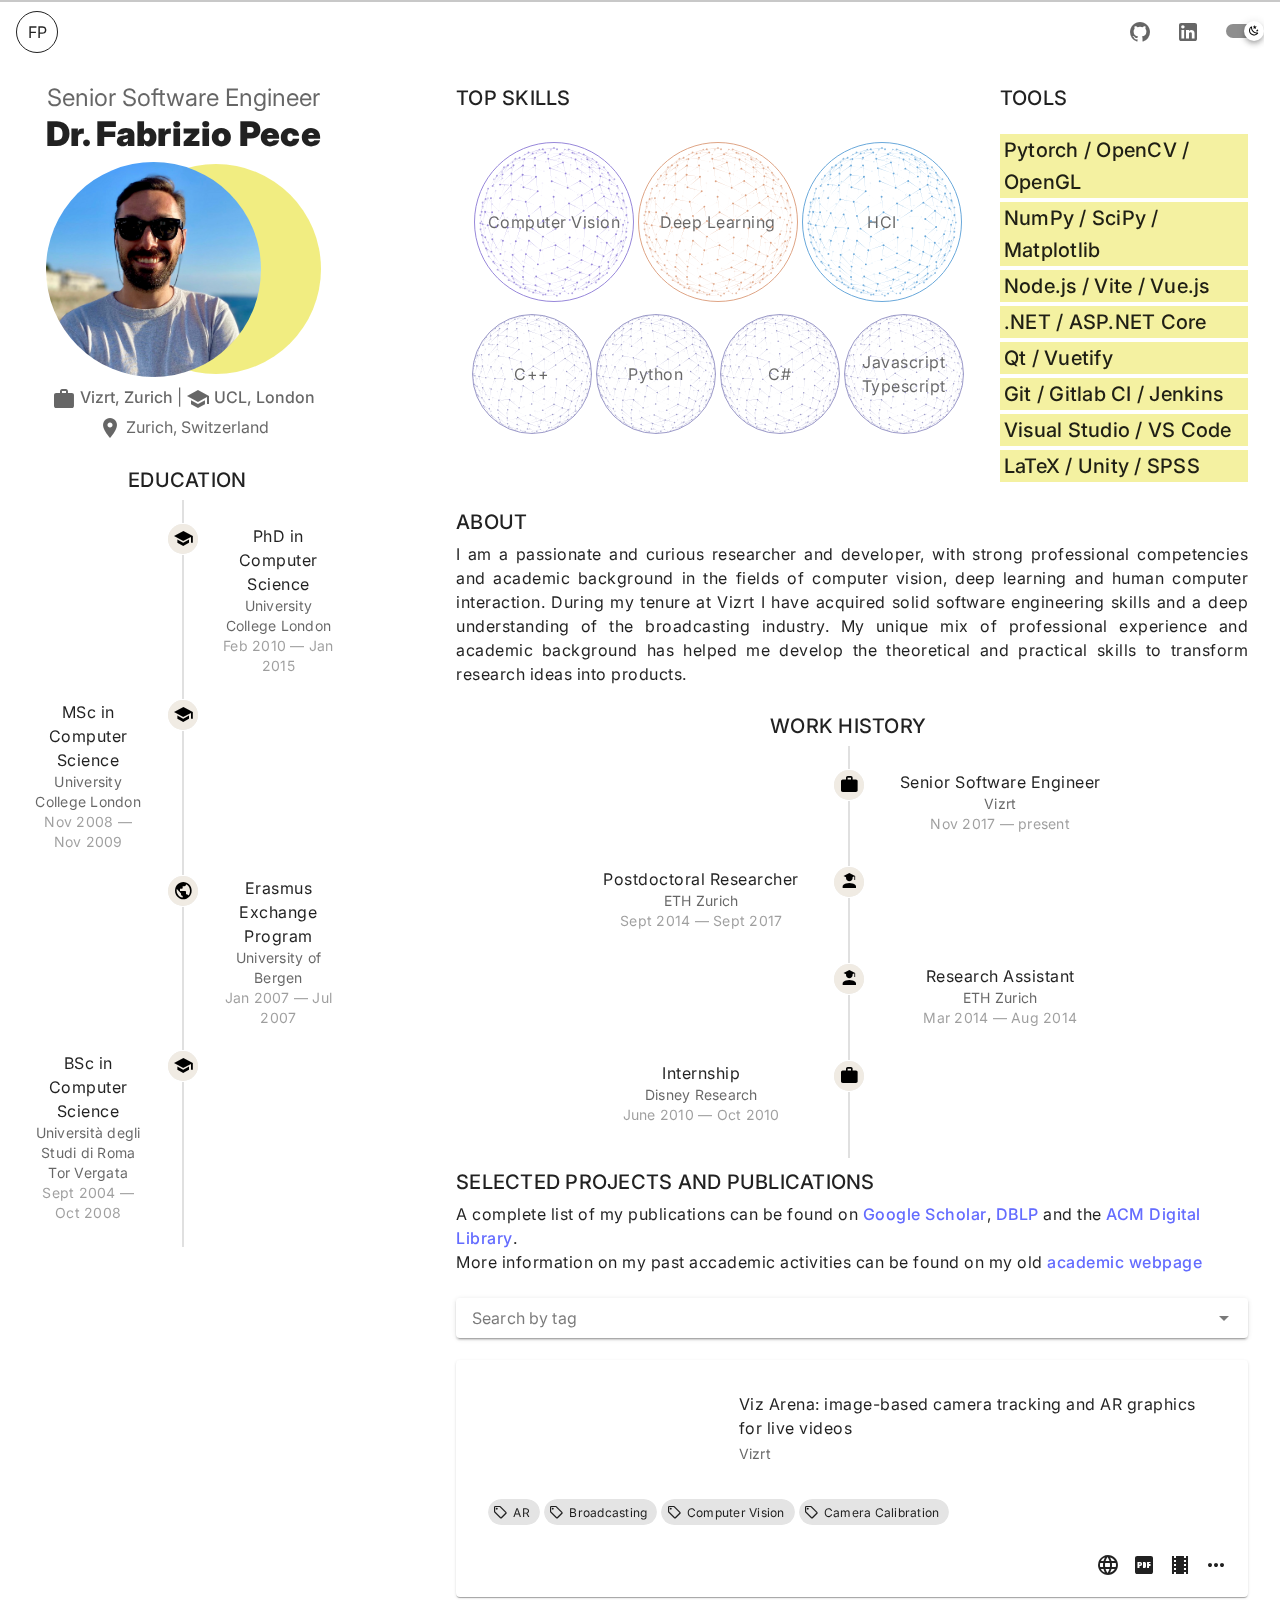
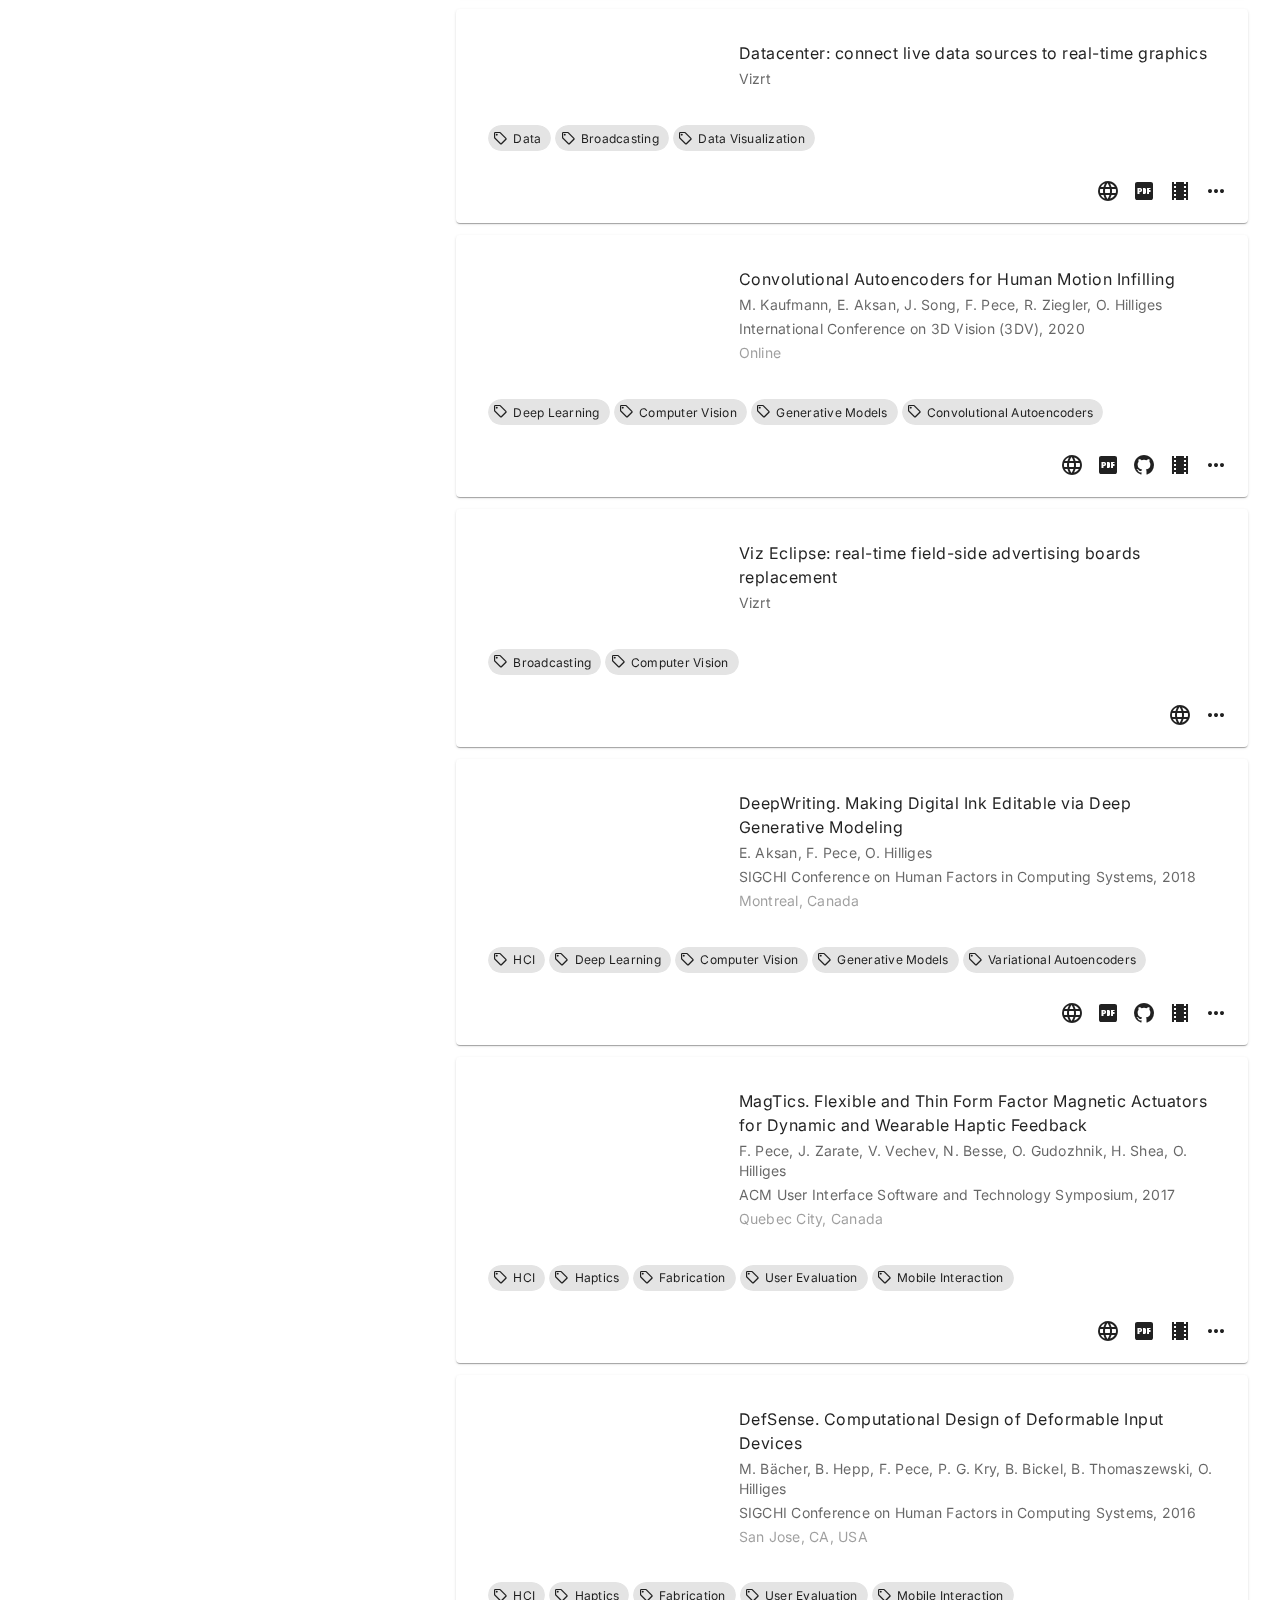
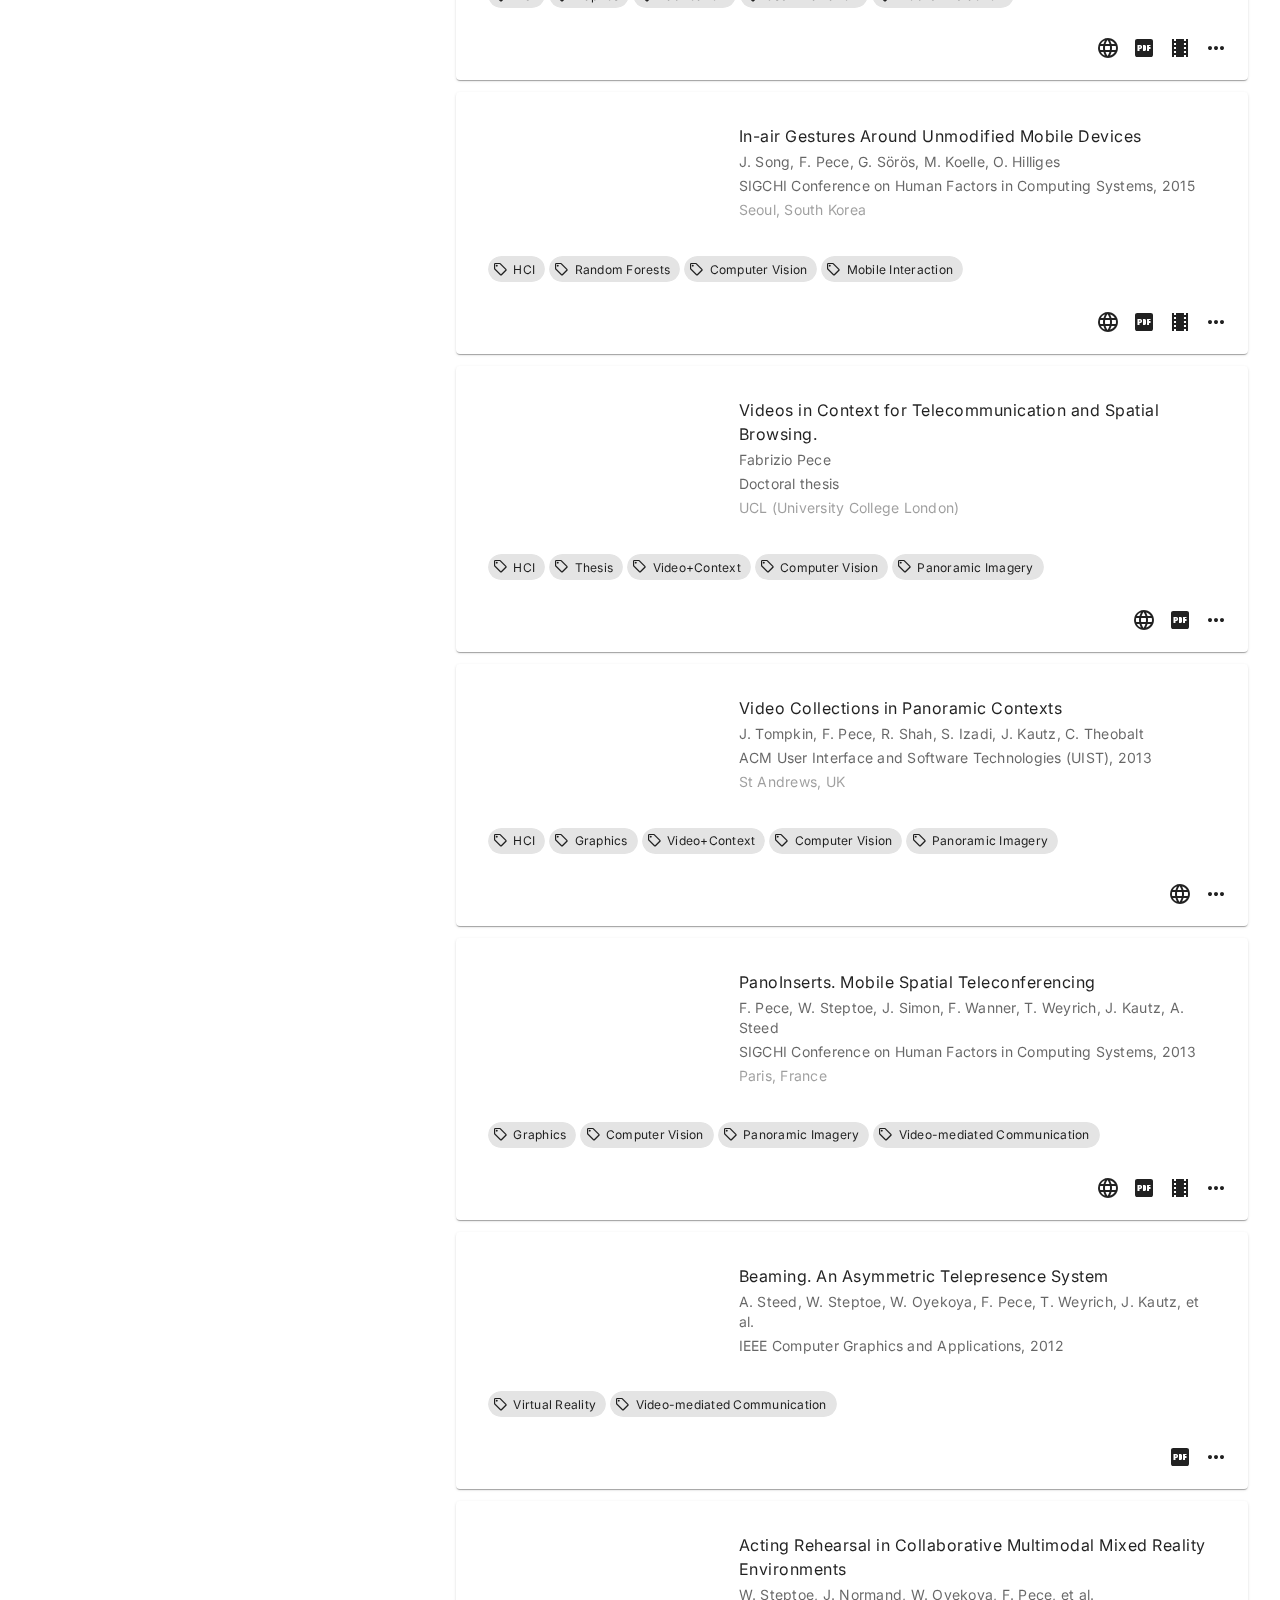
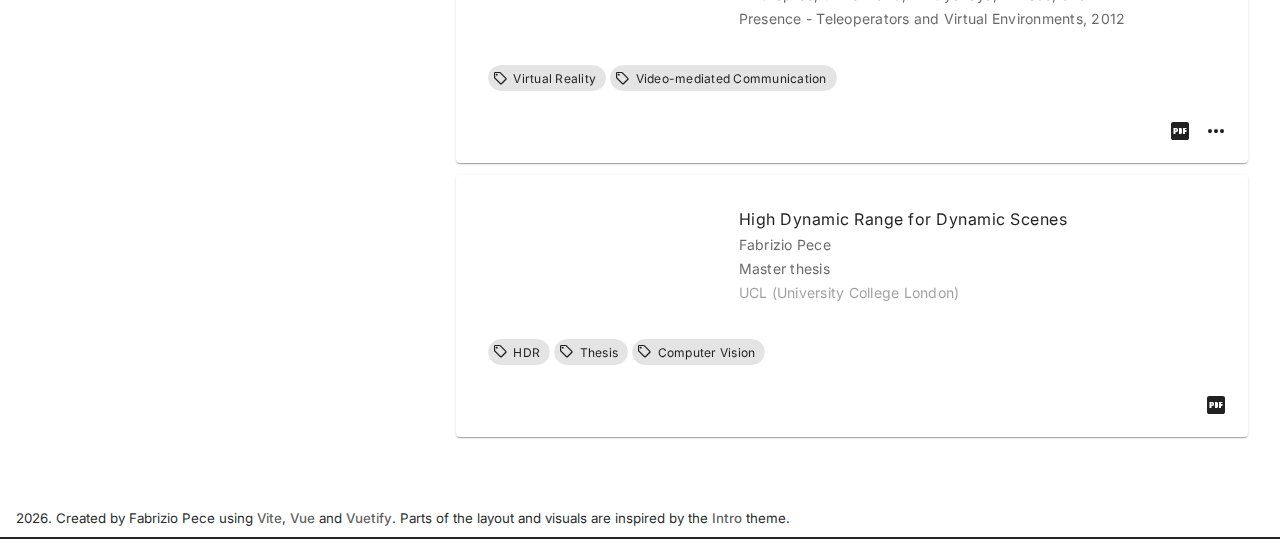
<file: index.html>
<!doctype html>
<html lang="en">
  <head>
    <meta charset="UTF-8" />
    <meta name="viewport" content="width=device-width, initial-scale=1.0, viewport-fit=cover">
    <link rel="icon" href="/favicon.png" type="image/svg+xml" />
    <title>Fabrizio Pece</title>
    <meta name="description" content="Personal webpage of Dr. Fabrizio Pece" />
    <script type="module" crossorigin src="/assets/index-CnJTWXqM.js"></script>
    <link rel="stylesheet" crossorigin href="/assets/index-5wHXz7-T.css">
  </head>
  <body class="font-sans dark:text-white dark:bg-hex-121212">
    <div id="app"></div>
    <noscript>
      <div>Please enable JavaScript to use this application.</div>
    </noscript>
    <script>
      ;(function () {
        const prefersDark =
          window.matchMedia &&
          window.matchMedia('(prefers-color-scheme: dark)').matches
        const setting = localStorage.getItem('color-schema') || 'auto'
        if (setting === 'dark' || (prefersDark && setting !== 'light'))
          document.documentElement.classList.toggle('dark', true)
      })()
    </script>
  </body>
</html>
</file>
